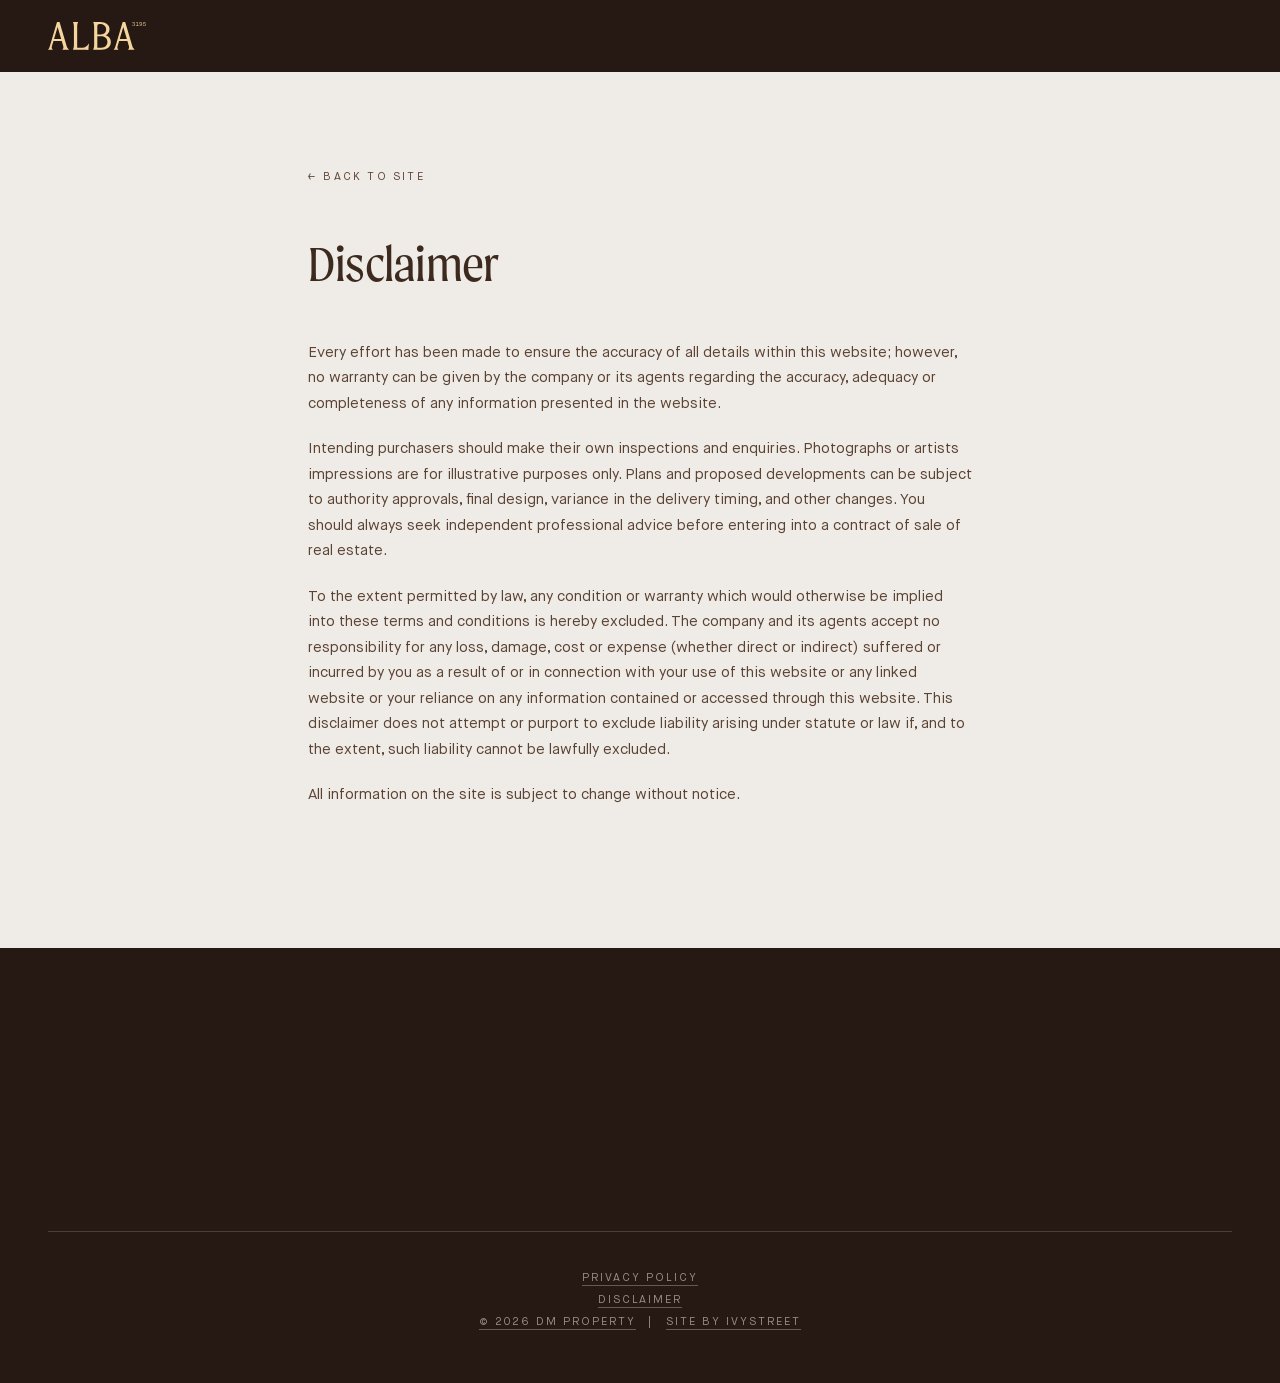
<file: disclaimer.html>
<!doctype html>
<html lang="en">
<head>
<meta charset="utf-8">
<meta name="viewport" content="width=device-width, initial-scale=1">
<meta name="description" content="Disclaimer — Alba Parkdale by DM Property.">
<title>Disclaimer — Alba Parkdale</title>
<link rel="icon" href="./assets/favicon.ico">
<link rel="stylesheet" href="./colors_and_type.css">
<link rel="stylesheet" href="./website.css">
</head>
<body>

<header class="alba-legal-header">
  <a href="./index.html" aria-label="Alba Parkdale — return to home">
    <img src="./assets/alba-wordmark.svg" alt="Alba Parkdale" class="alba-legal-header__wordmark" />
  </a>
</header>

<main class="alba-legal-main">
  <a href="./index.html" class="alba-legal-back">← Back to site</a>

  <h1>Disclaimer</h1>

  <p>Every effort has been made to ensure the accuracy of all details within this website; however, no warranty can be given by the company or its agents regarding the accuracy, adequacy or completeness of any information presented in the website.</p>

  <p>Intending purchasers should make their own inspections and enquiries. Photographs or artists impressions are for illustrative purposes only. Plans and proposed developments can be subject to authority approvals, final design, variance in the delivery timing, and other changes. You should always seek independent professional advice before entering into a contract of sale of real estate.</p>

  <p>To the extent permitted by law, any condition or warranty which would otherwise be implied into these terms and conditions is hereby excluded. The company and its agents accept no responsibility for any loss, damage, cost or expense (whether direct or indirect) suffered or incurred by you as a result of or in connection with your use of this website or any linked website or your reliance on any information contained or accessed through this website. This disclaimer does not attempt or purport to exclude liability arising under statute or law if, and to the extent, such liability cannot be lawfully excluded.</p>

  <p>All information on the site is subject to change without notice.</p>
</main>

<footer class="alba-footer">
  <div class="alba-footer__inner" style="grid-template-columns: 1fr; justify-items: center; text-align: center;">
    <div class="alba-footer__legal" style="align-items: center;">
      <a href="./privacy-policy.html">Privacy policy</a>
      <a href="./disclaimer.html">Disclaimer</a>
      <span>
        <a href="https://www.dmproperty.com.au/" target="_blank" rel="noopener noreferrer">© 2026 DM Property</a>
        &nbsp;&nbsp;|&nbsp;&nbsp;
        <a href="http://ivystreet.com.au/" target="_blank" rel="noopener noreferrer">Site by IvyStreet</a>
      </span>
    </div>
  </div>
</footer>

</body>
</html>
</file>
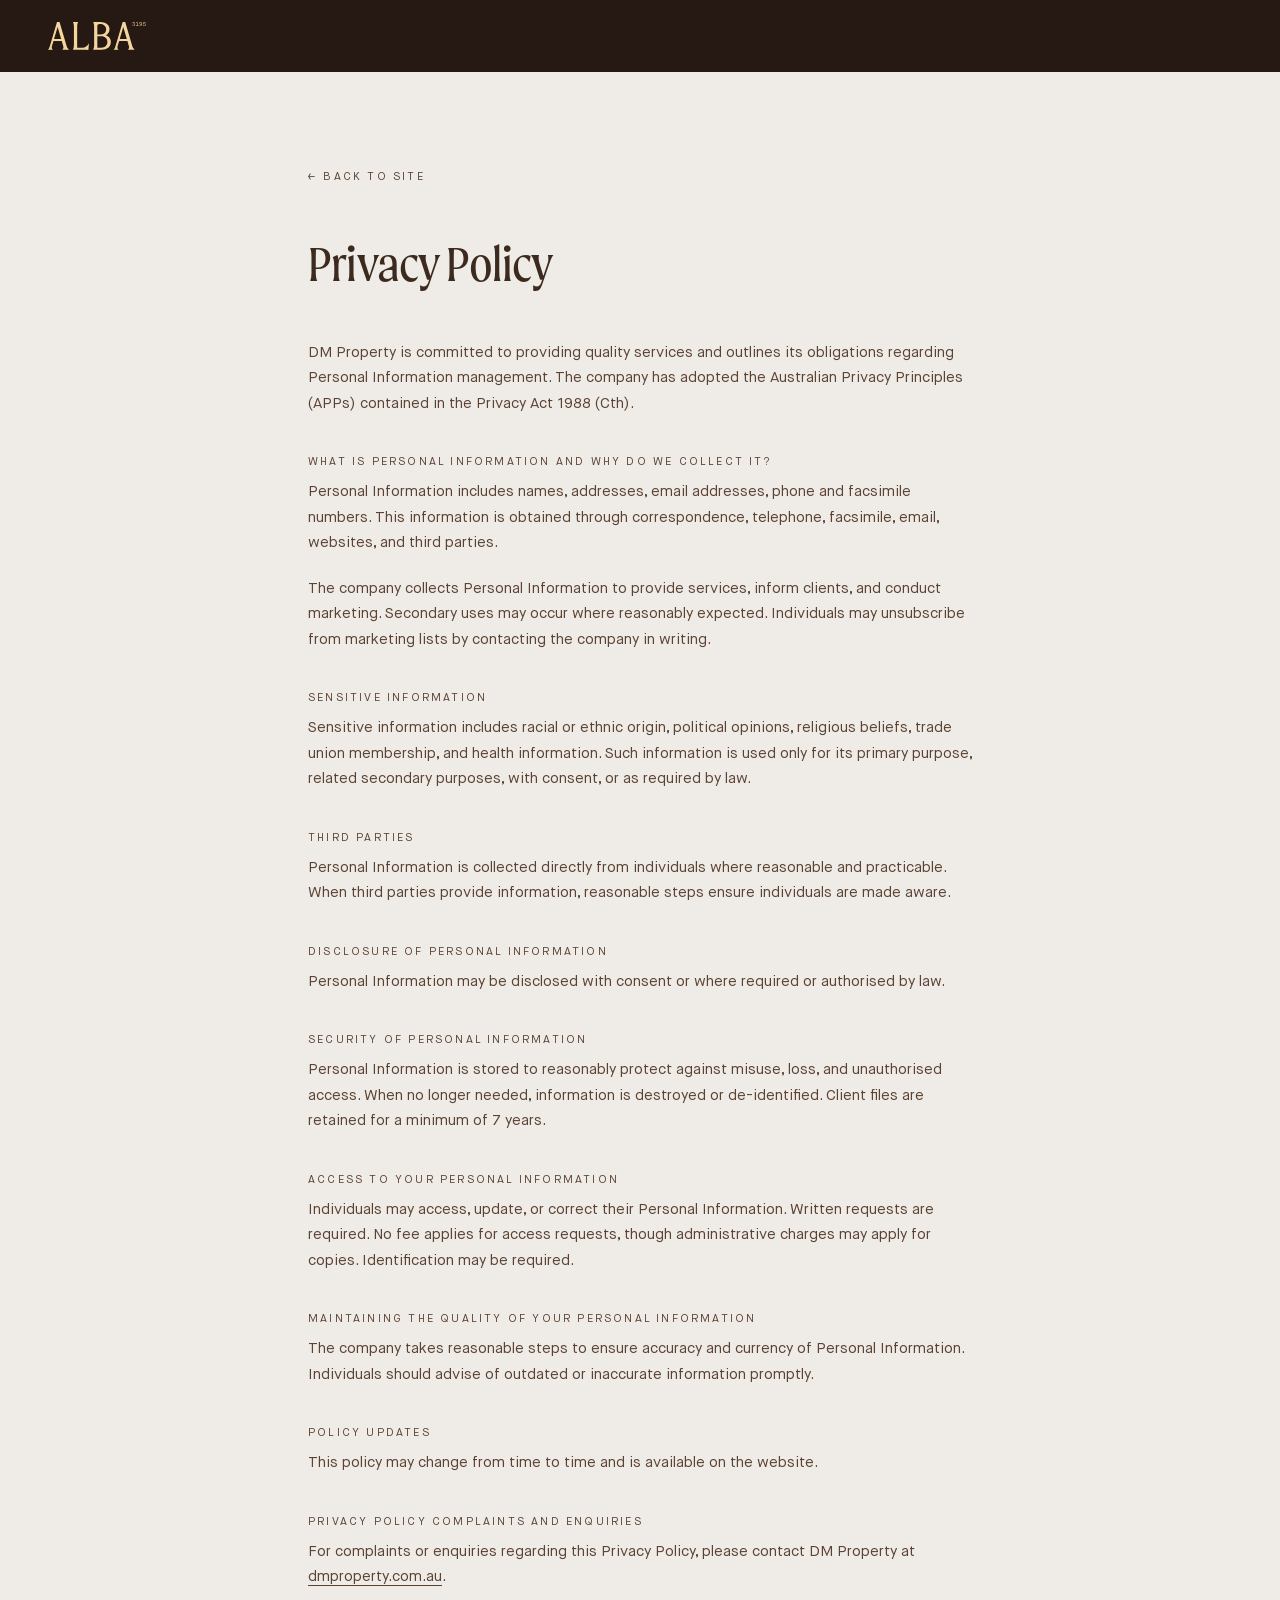
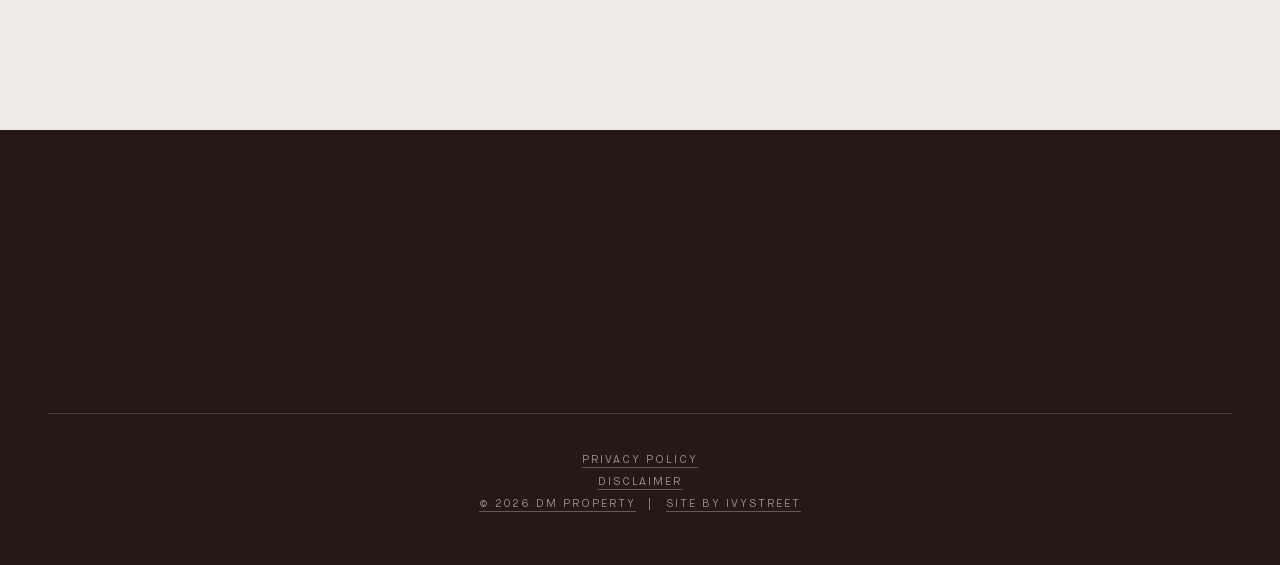
<file: privacy-policy.html>
<!doctype html>
<html lang="en">
<head>
<meta charset="utf-8">
<meta name="viewport" content="width=device-width, initial-scale=1">
<meta name="description" content="Privacy Policy — Alba Parkdale by DM Property.">
<title>Privacy Policy — Alba Parkdale</title>
<link rel="icon" href="./assets/favicon.ico">
<link rel="stylesheet" href="./colors_and_type.css">
<link rel="stylesheet" href="./website.css">
</head>
<body>

<header class="alba-legal-header">
  <a href="./index.html" aria-label="Alba Parkdale — return to home">
    <img src="./assets/alba-wordmark.svg" alt="Alba Parkdale" class="alba-legal-header__wordmark" />
  </a>
</header>

<main class="alba-legal-main">
  <a href="./index.html" class="alba-legal-back">← Back to site</a>

  <h1>Privacy Policy</h1>

  <p>DM Property is committed to providing quality services and outlines its obligations regarding Personal Information management. The company has adopted the Australian Privacy Principles (APPs) contained in the Privacy Act 1988 (Cth).</p>

  <h2>What is Personal Information and why do we collect it?</h2>
  <p>Personal Information includes names, addresses, email addresses, phone and facsimile numbers. This information is obtained through correspondence, telephone, facsimile, email, websites, and third parties.</p>
  <p>The company collects Personal Information to provide services, inform clients, and conduct marketing. Secondary uses may occur where reasonably expected. Individuals may unsubscribe from marketing lists by contacting the company in writing.</p>

  <h2>Sensitive Information</h2>
  <p>Sensitive information includes racial or ethnic origin, political opinions, religious beliefs, trade union membership, and health information. Such information is used only for its primary purpose, related secondary purposes, with consent, or as required by law.</p>

  <h2>Third Parties</h2>
  <p>Personal Information is collected directly from individuals where reasonable and practicable. When third parties provide information, reasonable steps ensure individuals are made aware.</p>

  <h2>Disclosure of Personal Information</h2>
  <p>Personal Information may be disclosed with consent or where required or authorised by law.</p>

  <h2>Security of Personal Information</h2>
  <p>Personal Information is stored to reasonably protect against misuse, loss, and unauthorised access. When no longer needed, information is destroyed or de-identified. Client files are retained for a minimum of 7 years.</p>

  <h2>Access to your Personal Information</h2>
  <p>Individuals may access, update, or correct their Personal Information. Written requests are required. No fee applies for access requests, though administrative charges may apply for copies. Identification may be required.</p>

  <h2>Maintaining the Quality of your Personal Information</h2>
  <p>The company takes reasonable steps to ensure accuracy and currency of Personal Information. Individuals should advise of outdated or inaccurate information promptly.</p>

  <h2>Policy Updates</h2>
  <p>This policy may change from time to time and is available on the website.</p>

  <h2>Privacy Policy Complaints and Enquiries</h2>
  <p>For complaints or enquiries regarding this Privacy Policy, please contact DM Property at <a href="https://www.dmproperty.com.au" target="_blank" rel="noopener noreferrer">dmproperty.com.au</a>.</p>
</main>

<footer class="alba-footer">
  <div class="alba-footer__inner" style="grid-template-columns: 1fr; justify-items: center; text-align: center;">
    <div class="alba-footer__legal" style="align-items: center;">
      <a href="./privacy-policy.html">Privacy policy</a>
      <a href="./disclaimer.html">Disclaimer</a>
      <span>
        <a href="https://www.dmproperty.com.au/" target="_blank" rel="noopener noreferrer">© 2026 DM Property</a>
        &nbsp;&nbsp;|&nbsp;&nbsp;
        <a href="http://ivystreet.com.au/" target="_blank" rel="noopener noreferrer">Site by IvyStreet</a>
      </span>
    </div>
  </div>
</footer>

</body>
</html>
</file>
<file: colors_and_type.css>
/* ──────────────────────────────────────────────────────────────
   Alba Parkdale — Colors & Type
   A contemporary collection of residences shaped by light,
   landscape and texture.
   ────────────────────────────────────────────────────────────── */

/* === Fonts ==================================================== */

@font-face {
  font-family: "Moret";
  src: url("./fonts/Moret-Book.otf") format("opentype");
  font-weight: 300;
  font-style: normal;
  font-display: swap;
}
@font-face {
  font-family: "Moret";
  src: url("./fonts/Moret-BookOblique.otf") format("opentype");
  font-weight: 300;
  font-style: italic;
  font-display: swap;
}
@font-face {
  font-family: "Moret";
  src: url("./fonts/Moret-Regular.otf") format("opentype");
  font-weight: 400;
  font-style: normal;
  font-display: swap;
}
@font-face {
  font-family: "Moret";
  src: url("./fonts/Moret-RegularOblique.otf") format("opentype");
  font-weight: 400;
  font-style: italic;
  font-display: swap;
}
@font-face {
  font-family: "Moret";
  src: url("./fonts/Moret-Semibold.otf") format("opentype");
  font-weight: 600;
  font-style: normal;
  font-display: swap;
}
@font-face {
  font-family: "Moret";
  src: url("./fonts/Moret-SemiboldOblique.otf") format("opentype");
  font-weight: 600;
  font-style: italic;
  font-display: swap;
}
@font-face {
  font-family: "Moret";
  src: url("./fonts/Moret-Bold.otf") format("opentype");
  font-weight: 700;
  font-style: normal;
  font-display: swap;
}
@font-face {
  font-family: "Moret";
  src: url("./fonts/Moret-Extrabold.otf") format("opentype");
  font-weight: 800;
  font-style: normal;
  font-display: swap;
}

@font-face {
  font-family: "Maison Neue";
  src: url("./fonts/MaisonNeue-Book.ttf") format("truetype");
  font-weight: 400;
  font-style: normal;
  font-display: swap;
}
@font-face {
  font-family: "Maison Neue Mono";
  src: url("./fonts/MaisonNeue-Mono.ttf") format("truetype");
  font-weight: 400;
  font-style: normal;
  font-display: swap;
}

/* === Color tokens ============================================= */
:root {
  --alba-powder-blue: #7b9fb5;
  --alba-powder-blue-light: #a8c1d1;
  --alba-powder-blue-deep: #5d8197;

  --alba-yellow: #e3bd7b;
  --alba-yellow-soft: #f4d59d;
  --alba-yellow-deep: #c9a05a;

  --alba-walnut: #3d2a1f;
  --alba-walnut-soft: #5b4334;
  --alba-walnut-deep: #261812;

  --alba-beige: #efebe6;
  --alba-beige-light: #efebe6;
  --alba-beige-deep: #d8cdb8;
  --alba-bone: #faf6ec;

  --bg: var(--alba-beige-light);
  --bg-elevated: var(--alba-bone);
  --bg-deep: var(--alba-beige);
  --bg-walnut: var(--alba-walnut);
  --bg-blue: var(--alba-powder-blue);
  --bg-yellow: var(--alba-yellow);

  --fg1: var(--alba-walnut);
  --fg2: var(--alba-walnut-soft);
  --fg3: #8a7869;
  --fg-on-blue: #ffffff;
  --fg-on-yellow: var(--alba-walnut);
  --fg-on-walnut: var(--alba-beige-light);
  --fg-inverse: var(--alba-beige-light);

  --line-subtle: rgba(61, 42, 31, 0.12);
  --line: rgba(61, 42, 31, 0.22);
  --line-on-blue: rgba(255, 255, 255, 0.30);
  --line-on-walnut: rgba(255, 255, 255, 0.18);

  --focus-ring: 0 0 0 2px var(--alba-bone), 0 0 0 4px var(--alba-walnut);

  /* === Type scale ============================================= */
  --font-display: "Moret", "Cormorant Garamond", "Times New Roman", serif;
  --font-sans: "Maison Neue", -apple-system, BlinkMacSystemFont, "Helvetica Neue", Arial, sans-serif;
  --font-mono: "Maison Neue Mono", ui-monospace, "SF Mono", Menlo, monospace;

  --track-eyebrow: 0.22em;
  --track-tight: -0.01em;
  --track-display: -0.015em;

  --lh-display: 1.02;
  --lh-heading: 1.12;
  --lh-body: 1.55;
  --lh-tight: 1.25;

  /* === Spacing scale (8pt grid) =============================== */
  --space-1: 4px;
  --space-2: 8px;
  --space-3: 12px;
  --space-4: 16px;
  --space-5: 24px;
  --space-6: 32px;
  --space-7: 48px;
  --space-8: 64px;
  --space-9: 96px;
  --space-10: 128px;
  --space-11: 192px;

  /* === Radii =================================================== */
  --radius-0: 0;
  --radius-sm: 2px;
  --radius-md: 4px;
  --radius-lg: 8px;
  --radius-pill: 999px;

  /* === Shadows ================================================= */
  --shadow-soft: 0 8px 30px -12px rgba(61, 42, 31, 0.18);
  --shadow-deep: 0 24px 60px -20px rgba(61, 42, 31, 0.32);
  --shadow-press: 0 2px 6px -2px rgba(61, 42, 31, 0.20);

  /* === Motion ================================================== */
  --ease-curtain: cubic-bezier(0.25, 0.10, 0.25, 1.00);
  --ease-soft: cubic-bezier(0.32, 0.72, 0.00, 1.00);
  --ease-out: cubic-bezier(0.22, 1, 0.36, 1);
  --dur-fast: 220ms;
  --dur-base: 420ms;
  --dur-slow: 720ms;
  --dur-curtain: 1100ms;
}

/* === Semantic typography classes ================================ */
.alba-eyebrow {
  font-family: var(--font-sans);
  font-size: 11px;
  font-weight: 400;
  letter-spacing: var(--track-eyebrow);
  text-transform: uppercase;
  color: var(--fg2);
  line-height: 1.2;
}

.alba-wordmark {
  font-family: var(--font-display);
  font-weight: 300;
  font-size: clamp(96px, 16vw, 240px);
  letter-spacing: 0.02em;
  line-height: 0.9;
  text-transform: uppercase;
}

.alba-h1 {
  font-family: var(--font-display);
  font-weight: 300;
  font-size: clamp(40px, 6vw, 88px);
  line-height: var(--lh-display);
  letter-spacing: var(--track-display);
  color: var(--fg1);
}

.alba-h2 {
  font-family: var(--font-display);
  font-weight: 300;
  font-size: clamp(32px, 4vw, 56px);
  line-height: var(--lh-heading);
  letter-spacing: var(--track-display);
  color: var(--fg1);
}

.alba-h3 {
  font-family: var(--font-display);
  font-weight: 300;
  font-size: clamp(22px, 2.4vw, 32px);
  line-height: var(--lh-heading);
  color: var(--fg1);
}

.alba-lede {
  font-family: var(--font-display);
  font-weight: 300;
  font-style: italic;
  font-size: clamp(20px, 2.2vw, 28px);
  line-height: 1.35;
  color: var(--fg2);
}

.alba-body {
  font-family: var(--font-sans);
  font-weight: 400;
  font-size: 16px;
  line-height: var(--lh-body);
  color: var(--fg1);
}

.alba-body-sm {
  font-family: var(--font-sans);
  font-weight: 400;
  font-size: 14px;
  line-height: 1.5;
  color: var(--fg2);
}

.alba-mono {
  font-family: var(--font-mono);
  font-size: 12px;
  letter-spacing: 0.04em;
  text-transform: uppercase;
  color: var(--fg2);
}

.alba-label {
  font-family: var(--font-sans);
  font-size: 11px;
  letter-spacing: var(--track-eyebrow);
  text-transform: uppercase;
  color: currentColor;
  opacity: 0.85;
}
</file>
<file: website.css>
/* ──────────────────────────────────────────────────────────────
   Alba Parkdale — Website styles
   ────────────────────────────────────────────────────────────── */

* { box-sizing: border-box; }
html, body { margin: 0; padding: 0; background: var(--alba-beige-light); color: var(--fg1); font-family: var(--font-sans); -webkit-font-smoothing: antialiased; }
body { overflow-x: hidden; }
a { color: inherit; text-decoration: none; }

/* === Page chrome ============================================== */
.alba-page { position: relative; min-height: 100vh; }

/* === Header =================================================== */
.alba-header {
  position: fixed; top: 0; left: 0; right: 0; z-index: 40;
  height: 64px;
  display: flex; align-items: center; justify-content: space-between;
  padding: 0 48px;
  background: url('./assets/nav.jpg') center/cover no-repeat;
  border-bottom: 1px solid var(--line-subtle);
  opacity: 0;
  transform: translateY(-6px);
  pointer-events: none;
  transition: opacity var(--dur-base) var(--ease-soft),
              transform var(--dur-base) var(--ease-soft);
}
.alba-header.is-revealed { opacity: 1; transform: translateY(0); pointer-events: auto; }

.alba-header__mark { display: flex; align-items: center; }
.alba-header__wordmark { height: 28px; width: auto; display: block; filter: brightness(0) sepia(1); }

.alba-header__cta {
  font-family: var(--font-sans);
  font-size: 11px; letter-spacing: 0.22em; text-transform: uppercase;
  background: var(--alba-walnut); color: var(--alba-beige-light);
  padding: 11px 18px; border: none; border-radius: var(--radius-sm); cursor: pointer;
  transition: background-color var(--dur-fast) var(--ease-out);
}
.alba-header__cta:hover { background: var(--alba-walnut-deep); }

/* === Hero (sits behind the beige curtain) ==================== */
.alba-hero {
  position: fixed; top: 0; left: 0; right: 0;
  z-index: 1;
  height: 100vh;
  background: var(--alba-walnut);
  color: var(--alba-beige-light);
  overflow: hidden;
}
.alba-hero-spacer { height: 100vh; }
.alba-hero__image { position: absolute; inset: 0; }
.alba-hero__image img,
.alba-hero__image video {
  width: 100%; height: 100%; object-fit: cover; display: block;
  transform: scale(1.02);
}
.alba-hero__veil {
  position: absolute; inset: 0;
  background:
    linear-gradient(180deg, rgba(38,24,18,0.32) 0%, rgba(38,24,18,0) 28%, rgba(38,24,18,0) 60%, rgba(38,24,18,0.55) 100%);
}

.alba-hero__chrome {
  position: relative; z-index: 2;
  height: 100%;
  padding: 40px 48px 60px;
  display: flex; flex-direction: column; justify-content: space-between;
  padding-right: calc(440px + 48px);
}

.alba-hero__topline {
  display: flex; justify-content: space-between; align-items: center;
  color: rgba(245,239,227,0.8);
}
.alba-hero__topline .alba-eyebrow { color: rgba(245,239,227,0.85); }

.alba-hero__mark-row { display: flex; align-items: flex-start; gap: 18px; }
.alba-hero__wordmark {
  display: block;
  width: clamp(360px, 60vw, 880px);
  height: auto;
  filter: brightness(0) saturate(100%) invert(96%) sepia(7%) saturate(420%) hue-rotate(355deg) brightness(99%) contrast(96%);
}

.alba-hero__bottom { display: flex; flex-direction: column; gap: 24px; }
.alba-hero__mobile-cta { display: none; }
.alba-mobile-br { display: none; }

.alba-hero__lede {
  font-family: var(--font-display); font-weight: 300;
  font-size: clamp(20px, 2.2vw, 30px);
  line-height: 1.25;
  margin: 0; max-width: 520px;
  color: var(--alba-beige-light);
}

/* === Register form ============================================ */
.alba-rf__tab {
  position: fixed; top: 50%; right: 0; transform: translateY(-50%);
  z-index: 3;
  width: 48px; height: 200px;
  background: var(--alba-powder-blue);
  color: #fff;
  border: 0;
  border-radius: 4px 0 0 4px;
  cursor: pointer;
  display: flex; align-items: center; justify-content: center; flex-direction: column;
  gap: 14px;
  box-shadow: -6px 0 22px -10px rgba(61,42,31,0.30);
  opacity: 0;
  pointer-events: none;
  transition: opacity var(--dur-base) var(--ease-soft),
              transform var(--dur-base) var(--ease-soft),
              background-color var(--dur-fast) var(--ease-out);
}
.alba-rf__tab.is-revealed { opacity: 1; pointer-events: auto; }
.alba-rf__tab svg { stroke: currentColor; }
.alba-rf__tab span {
  writing-mode: vertical-rl; transform: rotate(180deg);
  font-size: 11px; letter-spacing: 0.32em; text-transform: uppercase;
}
.alba-rf__tab:hover { background: var(--alba-powder-blue-deep); }
.alba-rf__tab.is-hidden { transform: translate(60px, -50%); pointer-events: none; opacity: 0; }

.alba-rf {
  position: fixed; top: 0; right: 0; bottom: 0;
  z-index: 50;
  width: 440px; max-width: 92vw;
  background: var(--alba-powder-blue);
  color: #fff;
  transform: translateX(100%);
  box-shadow: -10px 0 40px -16px rgba(61,42,31,0);
  transition: transform 800ms cubic-bezier(0.16, 1, 0.3, 1),
              box-shadow 800ms cubic-bezier(0.16, 1, 0.3, 1);
  overflow-y: auto;
}
.alba-rf.is-open { transform: translateX(0); box-shadow: -10px 0 40px -16px rgba(61,42,31,0.35); }
.alba-rf__inner { padding: 32px 40px 40px; min-height: 100%; display: flex; flex-direction: column; gap: 22px; }

.alba-rf__head { display: flex; align-items: center; justify-content: space-between; }
.alba-rf__close {
  width: 32px; height: 32px; border-radius: 50%;
  background: transparent; border: 1px solid rgba(255,255,255,0.4);
  color: #fff; cursor: pointer;
  display: flex; align-items: center; justify-content: center;
  transition: background-color var(--dur-fast) var(--ease-out), border-color var(--dur-fast) var(--ease-out);
}
.alba-rf__close:hover { background: rgba(255,255,255,0.12); border-color: rgba(255,255,255,0.7); }

.alba-rf__title {
  font-family: var(--font-display); font-weight: 300;
  font-size: 36px; line-height: 1.05; letter-spacing: -0.01em;
  margin: 0 0 28px;
}

.alba-rf__form { display: flex; flex-direction: column; gap: 18px; }
.alba-rf__row--two { display: grid; grid-template-columns: 1fr 1fr; gap: 18px; }

.alba-rf__field { display: flex; flex-direction: column; gap: 6px; }
.alba-rf__label {
  font-family: var(--font-sans); font-size: 10px; letter-spacing: 0.22em;
  text-transform: uppercase; color: rgba(255,255,255,0.85);
}
.alba-rf__field input,
.alba-rf__field select {
  background: transparent;
  border: 0;
  border-bottom: 1px solid rgba(255,255,255,0.45);
  color: #fff;
  font-family: var(--font-sans);
  font-size: 14px;
  padding: 6px 0 8px;
  outline: none;
  transition: border-color var(--dur-fast) var(--ease-out);
  letter-spacing: 0.01em;
  border-radius: 0;
  appearance: none;
  -webkit-appearance: none;
}
.alba-rf__field select { background-image: url("data:image/svg+xml,%3Csvg xmlns='http://www.w3.org/2000/svg' width='10' height='6' viewBox='0 0 10 6' fill='none'%3E%3Cpath d='M1 1l4 4 4-4' stroke='white' stroke-width='1.2' stroke-linecap='round' stroke-linejoin='round'/%3E%3C/svg%3E"); background-repeat: no-repeat; background-position: right 4px center; padding-right: 16px; }
.alba-rf__field select option { color: var(--fg1); }
.alba-rf__field input::placeholder { color: rgba(255,255,255,0.55); }
.alba-rf__field input:focus,
.alba-rf__field select:focus { border-bottom-color: #fff; }

.alba-rf__submit {
  font-family: var(--font-sans);
  font-size: 11px; letter-spacing: 0.32em; text-transform: uppercase;
  background: var(--alba-walnut); color: var(--alba-beige-light);
  border: 0; border-radius: var(--radius-sm);
  padding: 16px 24px;
  margin-top: 8px;
  cursor: pointer;
  transition: background-color var(--dur-fast) var(--ease-out);
}
.alba-rf__submit:hover { background: var(--alba-walnut-deep); }

.alba-rf__legal { font-size: 11px; line-height: 1.5; color: rgba(255,255,255,0.75); margin: 0; }
.alba-rf__legal a { border-bottom: 1px solid rgba(255,255,255,0.5); padding-bottom: 1px; }

/* === Beige editorial section ================================== */
.alba-beige {
  position: relative; z-index: 2;
  background: var(--alba-beige);
  padding: 128px 48px 12vh;
  box-shadow: 0 -24px 60px -28px rgba(38, 24, 18, 0.35);
}
.alba-beige__inner { max-width: 1280px; margin: 0 auto; }
.alba-beige__head { max-width: 720px; margin-bottom: 20vh; }
.alba-beige__title {
  font-family: var(--font-display); font-weight: 300;
  font-size: clamp(36px, 3.8vw, 54px); line-height: 1.05;
  letter-spacing: -0.015em;
  margin: 16px 0 24px;
  color: var(--alba-walnut);
}
.alba-beige__intro {
  font-family: var(--font-sans);
  font-size: 16px; line-height: 1.6; color: var(--fg2); margin: 0;
  max-width: 460px;
}
.alba-beige__intro p { margin: 0 0 12px; }
.alba-beige__intro p:last-child { margin-bottom: 0; }

.alba-beige__moment-register {
  display: inline-flex; align-items: center; align-self: flex-start;
  margin-top: 18px;
  padding: 12px 24px;
  background: var(--alba-walnut);
  color: var(--alba-beige-light);
  font-family: var(--font-sans); font-size: 11px; font-weight: 500;
  letter-spacing: 0.12em; text-transform: uppercase;
  border: none; border-radius: 2px; cursor: pointer;
  transition: opacity 200ms var(--ease-soft);
}
.alba-beige__moment-register:hover { opacity: 0.85; }

.alba-beige__register-cta {
  display: inline-flex; align-items: center;
  margin-top: 32px;
  padding: 14px 28px;
  background: var(--alba-walnut);
  color: var(--alba-beige-light);
  font-family: var(--font-sans); font-size: 11px; font-weight: 500;
  letter-spacing: 0.12em; text-transform: uppercase;
  border: none; border-radius: 2px; cursor: pointer;
  transition: opacity 200ms var(--ease-soft);
}
.alba-beige__register-cta:hover { opacity: 0.85; }

.alba-beige__grid {
  display: grid; grid-template-columns: 1fr 1.05fr; gap: 96px;
  align-items: start;
}

.alba-beige__col { display: flex; flex-direction: column; }
.alba-beige__moment {
  display: flex; flex-direction: column; gap: 14px;
  max-width: 460px;
  min-height: 50vh;
  justify-content: center;
  opacity: 0.12;
  transition: opacity 2400ms var(--ease-soft);
}
.alba-beige__moment.is-active { opacity: 1; }
.alba-beige__moment-num {
  font-family: var(--font-mono); font-size: 11px; letter-spacing: 0.18em;
  color: var(--fg3); margin-bottom: 4px;
}
.alba-beige__moment-title {
  font-family: var(--font-display); font-weight: 300;
  font-size: clamp(28px, 3vw, 40px); line-height: 1.1;
  letter-spacing: -0.01em;
  margin: 4px 0 8px; color: var(--alba-walnut);
}
.alba-beige__moment p {
  font-family: var(--font-sans);
  font-size: 15px; line-height: 1.6; color: var(--fg2); margin: 0;
  max-width: 460px;
}

/* Sticky image column
   Height = 100vh minus 560px (nav 64 + section top-pad 128 + bottom clearance 368).
   JS calculates `top` once on load/resize — no scroll listener, prevents jitter. */
.alba-beige__sticky {
  position: sticky; top: 128px;
  height: calc(100vh - 560px);
}
.alba-beige__stack {
  position: relative;
  width: 100%; height: 100%;
  background: var(--alba-beige-deep);
  overflow: hidden;
  border-radius: var(--radius-sm);
}
.alba-beige__img {
  position: absolute; inset: 0;
  width: 100%; height: 100%; object-fit: cover; display: block;
  opacity: 0;
  transition: opacity var(--dur-slow) var(--ease-soft);
}
.alba-beige__img.is-active { opacity: 1; }

/* Per-moment image — mobile only */
.alba-beige__moment-img { display: none; }

/* === Yellow atmospheric section =============================== */
.alba-yellow {
  position: relative; z-index: 2;
  background: var(--alba-yellow);
  padding: 200px 48px 160px;
  overflow: hidden;
}
.alba-yellow__texture {
  position: absolute; inset: 0; pointer-events: none;
  mix-blend-mode: multiply;
  opacity: 0.55;
}
.alba-yellow__texture img { width: 100%; height: 100%; object-fit: cover; display: block; }

.alba-yellow__inner {
  position: relative; z-index: 2;
  max-width: 1280px; margin: 0 auto;
  text-align: center;
  display: flex; flex-direction: column; align-items: center;
}

.alba-yellow__statement {
  font-family: var(--font-display); font-weight: 300;
  font-size: clamp(26px, 2.6vw, 44px);
  line-height: 1.18;
  letter-spacing: -0.012em;
  color: var(--alba-walnut);
  margin: 32px 0 48px;
  max-width: 820px;
}

.alba-yellow__cta {
  display: inline-block;
  font-family: var(--font-sans);
  font-size: 11px; letter-spacing: 0.32em; text-transform: uppercase;
  color: var(--alba-walnut);
  border-bottom: 1px solid var(--alba-walnut);
  padding-bottom: 6px;
  transition: opacity var(--dur-fast) var(--ease-out);
}
.alba-yellow__cta:hover { opacity: 0.7; }

/* === Footer =================================================== */
.alba-footer {
  position: relative; z-index: 2;
  background: var(--alba-walnut-deep);
  color: var(--alba-beige-light);
  padding: 154px 48px 56px;
}
.alba-footer__inner {
  max-width: 1440px; margin: 129px auto 0;
  padding-top: 40px;
  border-top: 1px solid rgba(245,239,227,0.18);
  display: grid; grid-template-columns: 1fr 2fr 1fr; gap: 48px;
  align-items: end;
}
.alba-footer__brand { display: flex; flex-direction: column; align-items: flex-start; gap: 8px; justify-self: start; }
.alba-footer__mark-img { height: 52px; width: auto; display: block; }

.alba-footer__credits {
  display: grid;
  grid-template-columns: repeat(4, auto);
  grid-template-rows: auto auto;
  column-gap: 48px;
  row-gap: 20px;
  justify-content: center;
  justify-items: center;
  align-items: end;
}
.alba-footer__label { font-size: 9px; letter-spacing: 0.22em; text-transform: uppercase; color: rgba(245,239,227,0.55); }
.alba-footer__logo-link { display: flex; align-items: flex-end; }
.alba-footer__logo-link .alba-footer__logo {
  transition: filter 0.25s ease, opacity 0.25s ease;
}
.alba-footer__logo-link:hover .alba-footer__logo {
  filter: brightness(0) invert(1) sepia(0.55) saturate(1.4);
  opacity: 0.9;
}
.alba-footer__logo { height: 16px; width: auto; display: block; filter: brightness(0) invert(1) sepia(0.25); }
.alba-footer__logo--lg { height: 42px; }
.alba-footer__logo--md { height: 22px; }

.alba-footer__legal { display: flex; flex-direction: column; gap: 8px; align-items: flex-end; font-size: 11px; letter-spacing: 0.18em; text-transform: uppercase; color: rgba(245,239,227,0.55); }
.alba-footer__legal a { border-bottom: 1px solid rgba(245,239,227,0.3); padding-bottom: 2px; transition: color var(--dur-fast) var(--ease-out), border-color var(--dur-fast) var(--ease-out); }
.alba-footer__legal a:hover { color: #fff; border-bottom-color: rgba(255,255,255,0.5); }

.alba-footer__contact {
  max-width: 1440px; margin: 0 auto;
  display: grid; grid-template-columns: repeat(3, 1fr); gap: 48px;
}
.alba-footer__contact-col {
  display: flex; flex-direction: column; gap: 14px;
}
.alba-footer__contact-label {
  font-family: var(--font-sans); font-size: 13px; font-weight: 600;
  letter-spacing: 0.1em; text-transform: uppercase;
  color: var(--alba-beige-light);
  padding-bottom: 14px;
  border-bottom: 1px solid rgba(245,239,227,0.3);
}
.alba-footer__contact-text {
  font-family: var(--font-sans); font-size: 15px; line-height: 1.6;
  color: rgba(245,239,227,0.75);
}
.alba-footer__contact-text a { color: inherit; text-decoration: none; }
.alba-footer__contact-text a:hover { color: #fff; }
.alba-footer__contact-cta {
  display: inline-flex; align-items: center; align-self: flex-start;
  margin-top: 6px;
  font-family: var(--font-sans); font-size: 11px;
  letter-spacing: 0.16em; text-transform: uppercase;
  background: transparent;
  color: var(--alba-beige-light);
  border: 1px solid rgba(245,239,227,0.6);
  border-radius: var(--radius-sm);
  padding: 13px 22px;
  cursor: pointer;
  text-decoration: none;
  transition: background-color var(--dur-fast) var(--ease-out), border-color var(--dur-fast) var(--ease-out);
}
.alba-footer__contact-cta:hover { background: rgba(245,239,227,0.12); border-color: rgba(245,239,227,0.9); }

/* === Legal pages (privacy-policy.html, disclaimer.html) ======= */
.alba-legal-header {
  background: var(--alba-walnut-deep);
  padding: 0 48px;
  height: 72px;
  display: flex; align-items: center;
}
.alba-legal-header__wordmark { height: 28px; width: auto; display: block; }

.alba-legal-main {
  max-width: 760px;
  margin: 0 auto;
  padding: 96px 48px 120px;
}
.alba-legal-main h1 {
  font-family: var(--font-display); font-weight: 300;
  font-size: clamp(32px, 4vw, 52px); line-height: 1.05;
  letter-spacing: -0.015em;
  color: var(--alba-walnut);
  margin: 0 0 48px;
}
.alba-legal-main h2 {
  font-family: var(--font-sans); font-weight: 400;
  font-size: 11px; letter-spacing: 0.2em; text-transform: uppercase;
  color: var(--fg2);
  margin: 40px 0 12px;
}
.alba-legal-main p {
  font-family: var(--font-sans);
  font-size: 15px; line-height: 1.7; color: var(--fg2);
  margin: 0 0 20px;
}
.alba-legal-main a { border-bottom: 1px solid currentColor; padding-bottom: 1px; }
.alba-legal-back {
  display: inline-flex; align-items: center; gap: 8px;
  font-family: var(--font-sans); font-size: 11px;
  letter-spacing: 0.2em; text-transform: uppercase;
  color: var(--fg2);
  margin-bottom: 56px;
  border-bottom: none !important;
  padding-bottom: 0 !important;
}
.alba-legal-back:hover { color: var(--alba-walnut); }

/* === 404 page ================================================= */
.alba-404 {
  min-height: 100vh;
  background: var(--alba-walnut-deep);
  display: flex; flex-direction: column; align-items: center; justify-content: center;
  text-align: center;
  padding: 48px;
  gap: 32px;
}
.alba-404__wordmark { height: 40px; width: auto; display: block; }
.alba-404__code {
  font-family: var(--font-mono); font-size: 11px;
  letter-spacing: 0.3em; text-transform: uppercase;
  color: rgba(245,239,227,0.4);
}
.alba-404__heading {
  font-family: var(--font-display); font-weight: 300;
  font-size: clamp(28px, 4vw, 48px); line-height: 1.1;
  color: var(--alba-beige-light);
  margin: 0;
}
.alba-404__link {
  font-family: var(--font-sans); font-size: 11px;
  letter-spacing: 0.22em; text-transform: uppercase;
  color: var(--alba-beige-light);
  border-bottom: 1px solid rgba(245,239,227,0.4);
  padding-bottom: 4px;
}
.alba-404__link:hover { border-bottom-color: var(--alba-beige-light); }

/* === Responsive ============================================== */
@media (max-width: 980px) {
  .alba-hero__chrome { padding: 32px 24px 64px; justify-content: space-between; }
  .alba-hero__wordmark { width: 100%; }
  .alba-hero__mobile-cta {
    display: inline-flex; align-self: flex-start;
    font-family: var(--font-sans); font-size: 11px;
    letter-spacing: 0.22em; text-transform: uppercase;
    background: transparent;
    color: var(--alba-beige-light);
    border: 1px solid rgba(245,239,227,0.6);
    border-radius: var(--radius-sm);
    padding: 13px 20px;
    cursor: pointer;
    transition: background-color var(--dur-fast) var(--ease-out), border-color var(--dur-fast) var(--ease-out);
  }
  .alba-hero__mobile-cta:hover { background: rgba(245,239,227,0.12); border-color: rgba(245,239,227,0.9); }
  .alba-rf { width: 100%; bottom: 0; top: auto; max-height: 80vh; transform: translateY(100%); border-radius: 16px 16px 0 0; }
  .alba-rf.is-open { transform: translateY(0); }
  .alba-rf__tab { top: auto; bottom: 0; right: 16px; transform: translateY(100%); width: auto; height: 48px; padding: 0 18px; border-radius: 4px 4px 0 0; flex-direction: row; gap: 8px; }
  .alba-rf__tab span { writing-mode: horizontal-tb; transform: none; }
  .alba-rf__tab.is-hidden { transform: translateY(0) translateY(60px); }
  .alba-beige { padding: 72px 24px 80px; }
  .alba-beige__head { margin-bottom: 56px; }
  .alba-beige__grid { grid-template-columns: 1fr; gap: 0; }
  .alba-beige__sticky { display: none; }
  .alba-beige__moment { min-height: auto; gap: 14px; }
  .alba-beige__moment-img {
    display: block;
    width: 100%; aspect-ratio: 4/3;
    object-fit: cover;
    border-radius: var(--radius-sm);
    margin-bottom: 8px;
  }
  .alba-beige__moment-register { display: none; }
  .alba-beige__col { gap: 56px; }
  .alba-yellow { padding: 96px 24px 56px; }
  .alba-mobile-br { display: block; }
  .alba-footer { padding: 56px 24px; }
  .alba-footer__inner { grid-template-columns: 1fr; gap: 32px; align-items: start; }
  .alba-footer__brand { display: none; }
  .alba-footer__credits { grid-template-columns: 1fr 1fr; row-gap: 12px; column-gap: 16px; }
  .alba-footer__credits > :nth-child(3) { grid-column: 1; grid-row: 3; }
  .alba-footer__credits > :nth-child(4) { grid-column: 2; grid-row: 3; }
  .alba-footer__credits > :nth-child(5) { grid-column: 1; grid-row: 2; }
  .alba-footer__credits > :nth-child(6) { grid-column: 2; grid-row: 2; }
  .alba-footer__credits > :nth-child(7) { grid-column: 1; grid-row: 4; }
  .alba-footer__credits > :nth-child(8) { grid-column: 2; grid-row: 4; }
  .alba-footer__logo--lg { height: 32px; }
  .alba-footer__legal { align-items: center; text-align: center; margin-top: 24px; }
  .alba-footer__contact { grid-template-columns: 1fr; gap: 32px; }
  .alba-footer__inner { margin-top: 40px; padding-top: 32px; }
  .alba-header { padding: 0 24px; }
}

@media (prefers-reduced-motion: reduce) {
  *, *::before, *::after {
    animation-duration: 0.01ms !important;
    animation-iteration-count: 1 !important;
    transition-duration: 0.01ms !important;
  }
}
</file>
